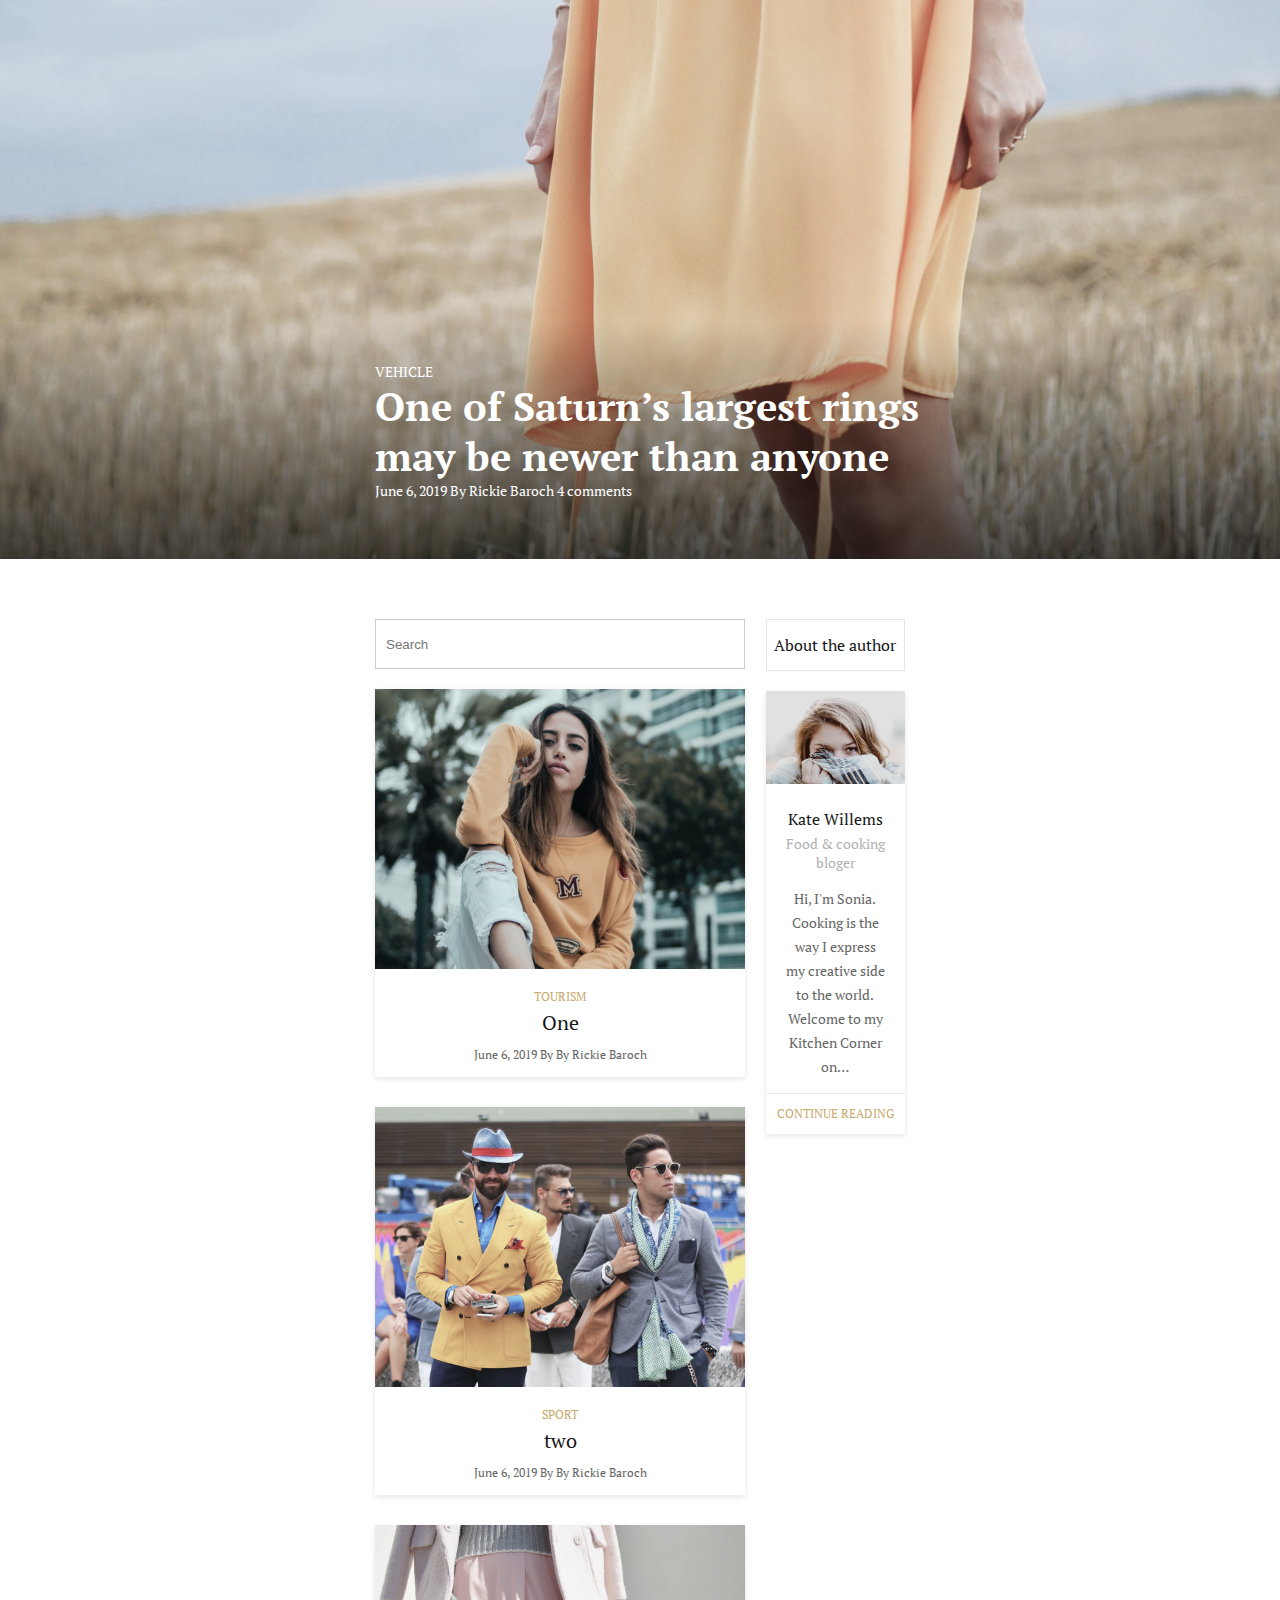
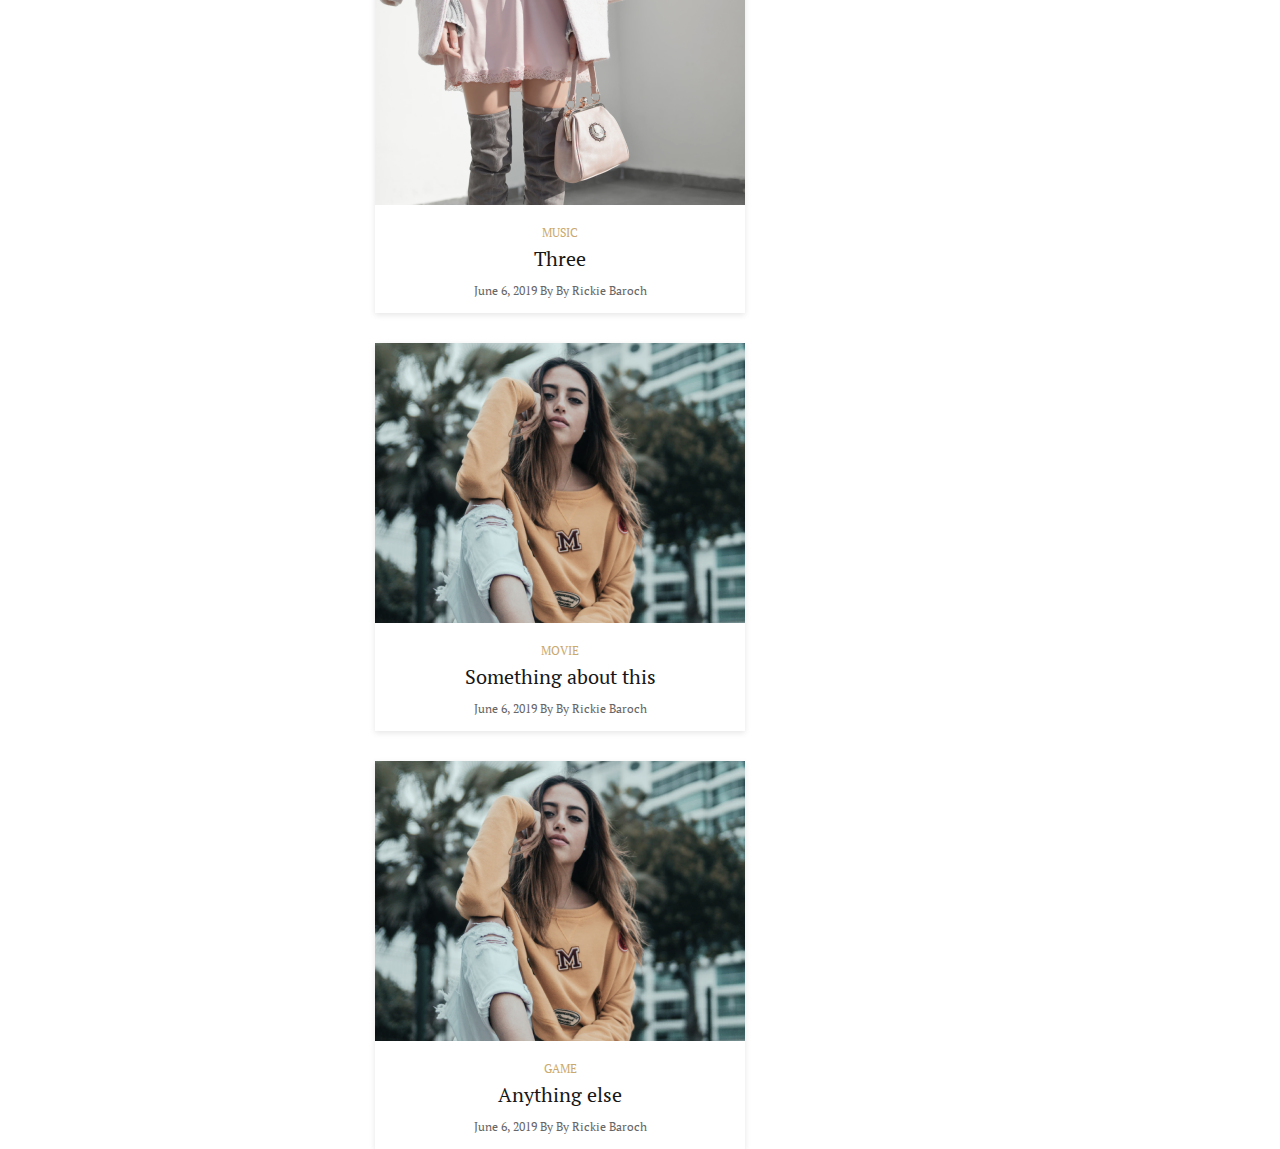
<file: Session 10/index.html>
<!DOCTYPE html>
<html lang="en">
  <head>
    <meta charset="UTF-8" />
    <meta http-equiv="X-UA-Compatible" content="IE=edge" />
    <meta name="viewport" content="width=device-width, initial-scale=1.0" />
    <title>Document</title>
    <link rel="stylesheet" href="./index.css" />
  </head>

  <body>
    <section class="hero-container container">
      <div class="hero-tag">Vehicle</div>
      <div class="hero-title">
        One of Saturn’s largest rings may be newer than anyone
      </div>
      <div class="hero-description">
        June 6, 2019 By Rickie Baroch 4 comments
      </div>
    </section>
    <section class="main-container container">
      <div class="main-container__left">
        <input type="text" placeholder="Search" class="input-search" />
        <div class="left-content__posts"></div>
      </div>
      <div class="main-container__right">
        <div class="right-tag">About the author</div>
        <div class="right-post">
          <img src="./right-image.png" alt="bg-right" />
          <div class="right-post__name">Kate Willems</div>
          <div class="right-post__role">Food & cooking bloger</div>
          <div class="right-post__des">
            Hi, I'm Sonia. Cooking is the way I express my creative side to the
            world. Welcome to my Kitchen Corner on…
          </div>
          <div class="right-post__btn">Continue Reading</div>
        </div>
      </div>
    </section>

    <script src="./index.js"></script>
  </body>
</html>
</file>
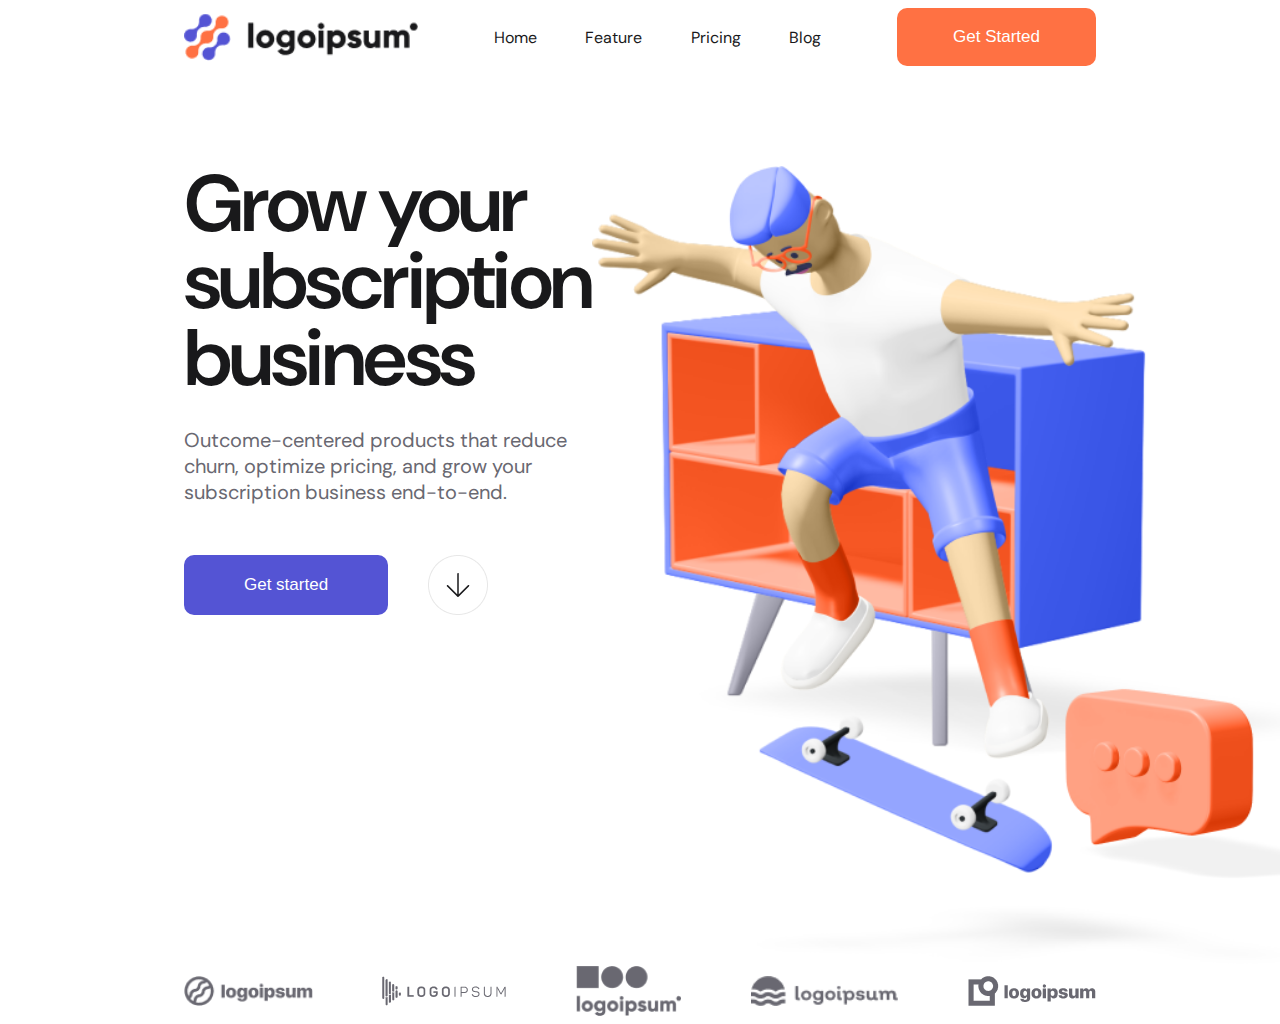
<file: session 6/index.html>
<!DOCTYPE html>
<html lang="en">
<!-- For SEO services -->

<head>
    <meta charset="UTF-8" />
    <meta http-equiv="X-UA-Compatible" content="IE=edge" />
    <meta name="viewport" content="width=device-width, initial-scale=1.0" />
    <title>New website</title>

    <link rel="stylesheet" href="./index.css" />

    <!-- <style>
        section:first-child {
            background-color: black;
        }
    </style> -->
</head>

<body>
    <section id="header">
        <img class="header__logo" src="./logo.png" alt="logo" />

        <section class="header__menu">
            <div>Home</div>
            <div>Feature</div>
            <div>Pricing</div>
            <div>Blog</div>
        </section>

        <button class="header__button">Get Started</button>
    </section>

    <section class="main-content">
        <section class="main-content__hero">
            <div class="hero__left">
                <div class="slogan">Grow your subscription business</div>
                <div class="description">
                    Outcome-centered products that reduce churn, optimize pricing, and grow your subscription business end-to-end.
                </div>
                <div class="action">
                    <button>Get started</button>
                    <img src="./down_arrow.png" alt="wrrow" srcset="" />
                </div>
            </div>
            <img class="hero__right" src="./hero.png" alt="hero" srcset="" />
        </section>
        <section class="main-content__contribute">
            <img class="contribute__logo-1" src="./logoipsum.png" alt="logoipsum" />
            <img class="contribute__logo-2" src="./logoipsum1.png" alt="logoipsum" />
            <img class="contribute__logo-3" src="./logoipsum2.png" alt="logoipsum" />
            <img class="contribute__logo-4" src="./logoipsum3.png" alt="logoipsum" />
            <img class="contribute__logo-5" src="./logoipsum4.png" alt="logoipsum" />
        </section>
    </section>

    <script src=""></script>
</body>

</html>
</file>
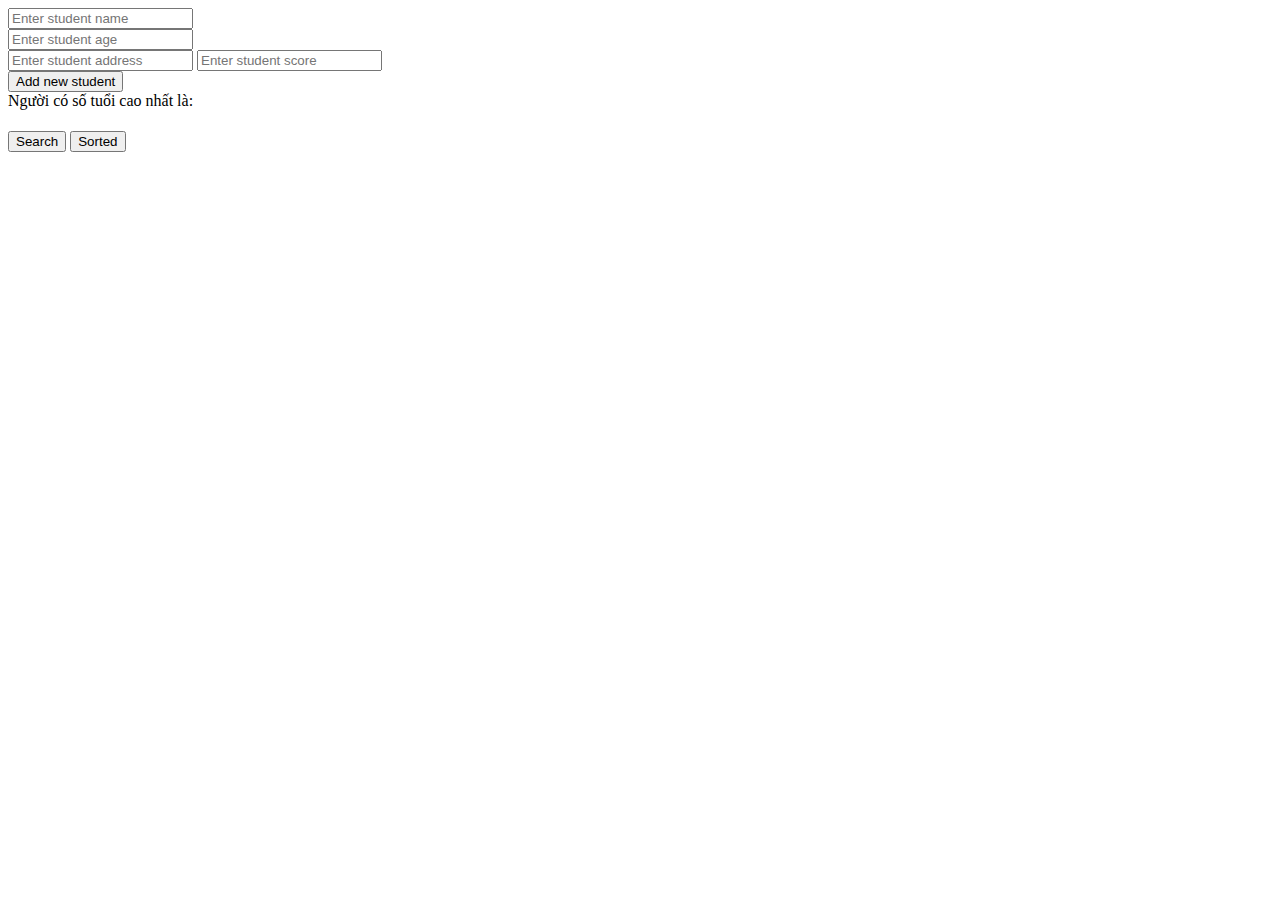
<file: Session 7/index.html>
<!DOCTYPE html>
<html lang="en">

<head>
    <meta charset="UTF-8" />
    <meta http-equiv="X-UA-Compatible" content="IE=edge" />
    <meta name="viewport" content="width=device-width, initial-scale=1.0" />
    <title>Document</title>
</head>

<body>
    <!-- <h1 id="h1-id" class="h1-class header">Tuanh</h1>
    <button class="btn-search">Search</button> -->

    <div>
        <!-- Input information -->
        <div>
            <input type="text" class="ip-name" placeholder="Enter student name" />
        </div>
        <div>
            <input type="text" class="ip-age" placeholder="Enter student age" />
        </div>

        <input type="text" class="ip-address" placeholder="Enter student address" />

        <input type="text" class="ip-score" placeholder="Enter student score" />
    </div>

    <button class="btn-add-student">Add new student</button>

    <div>
        <div>Người có số tuổi cao nhất là:</div>
        <h1 class="highest-age"></h1>
    </div>
    <button class="btn-search-highest-age">Search</button>

    <button class="btn-sorted">Sorted</button>
    <section class="sortedList">
        <!-- <div>
            <div>Name: tuanh</div>
            <div>Age: tuanh</div>
            <div>Address: tuanh</div>
            <div>Score: tuanh</div>
        </div>

        <div>----------------------</div> -->
    </section>
    <script src="./index.js"></script>
</body>

</html>
</file>
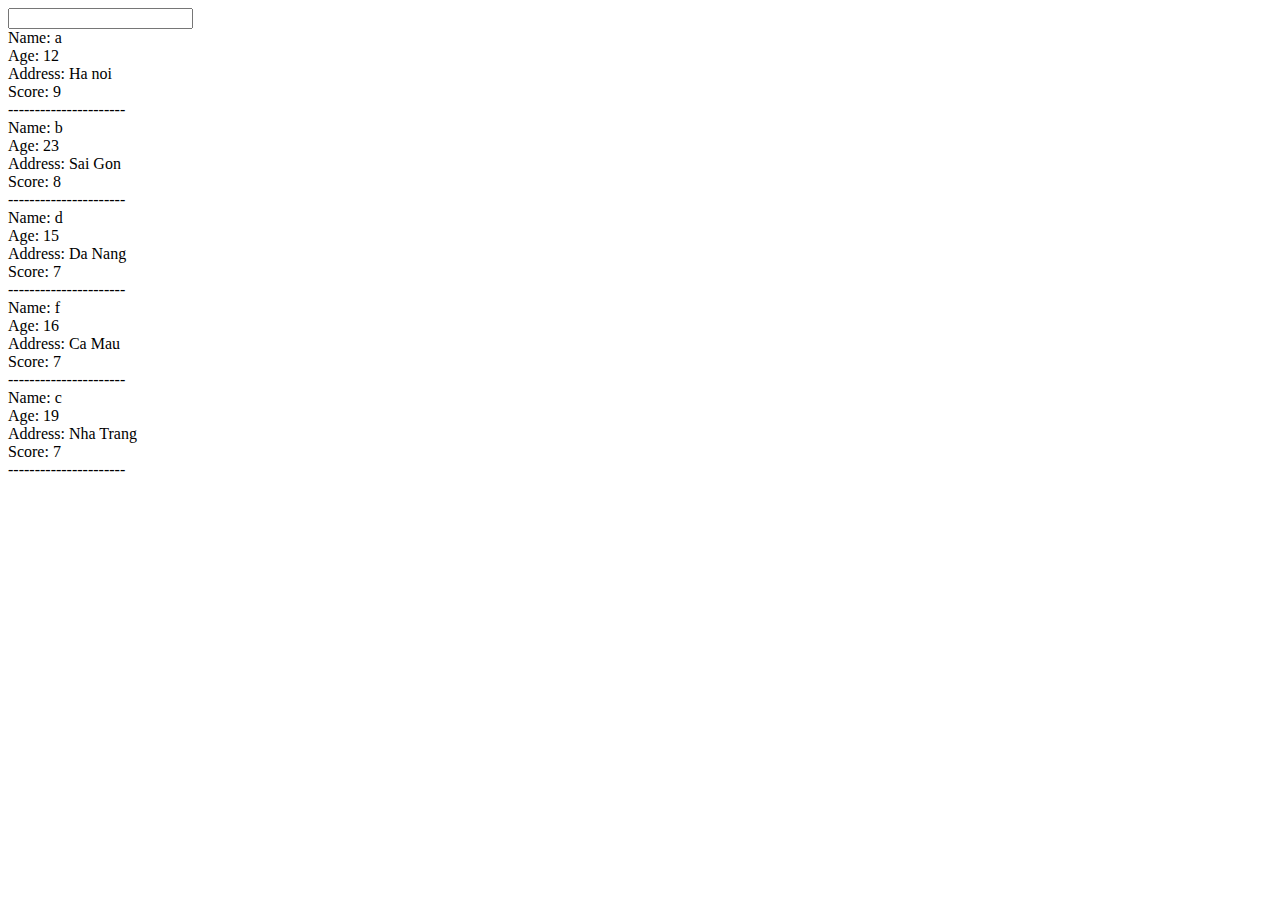
<file: Session 8/index.html>
<!DOCTYPE html>
<html lang="en">

<head>
    <meta charset="UTF-8" />
    <meta http-equiv="X-UA-Compatible" content="IE=edge" />
    <meta name="viewport" content="width=device-width, initial-scale=1.0" />
    <title>Document</title>
</head>

<body>
    <!-- 
    Hoàn Thành bài tập Search
    Phần thêm
    - Search trong khi người dùng nhập 

    - Clear bảng trước khi thêm các thông tin mới  -->

    <input type="text" class="input-search" />

    <section class="students">
        <!-- <div>
            <div>Name: tuanh</div>
            <div>Age: tuanh</div>
            <div>Address: tuanh</div>
            <div>Score: tuanh</div>
        </div>

        <div>----------------------</div> -->
    </section>

    <script src="./index.js"></script>
</body>

</html>
</file>
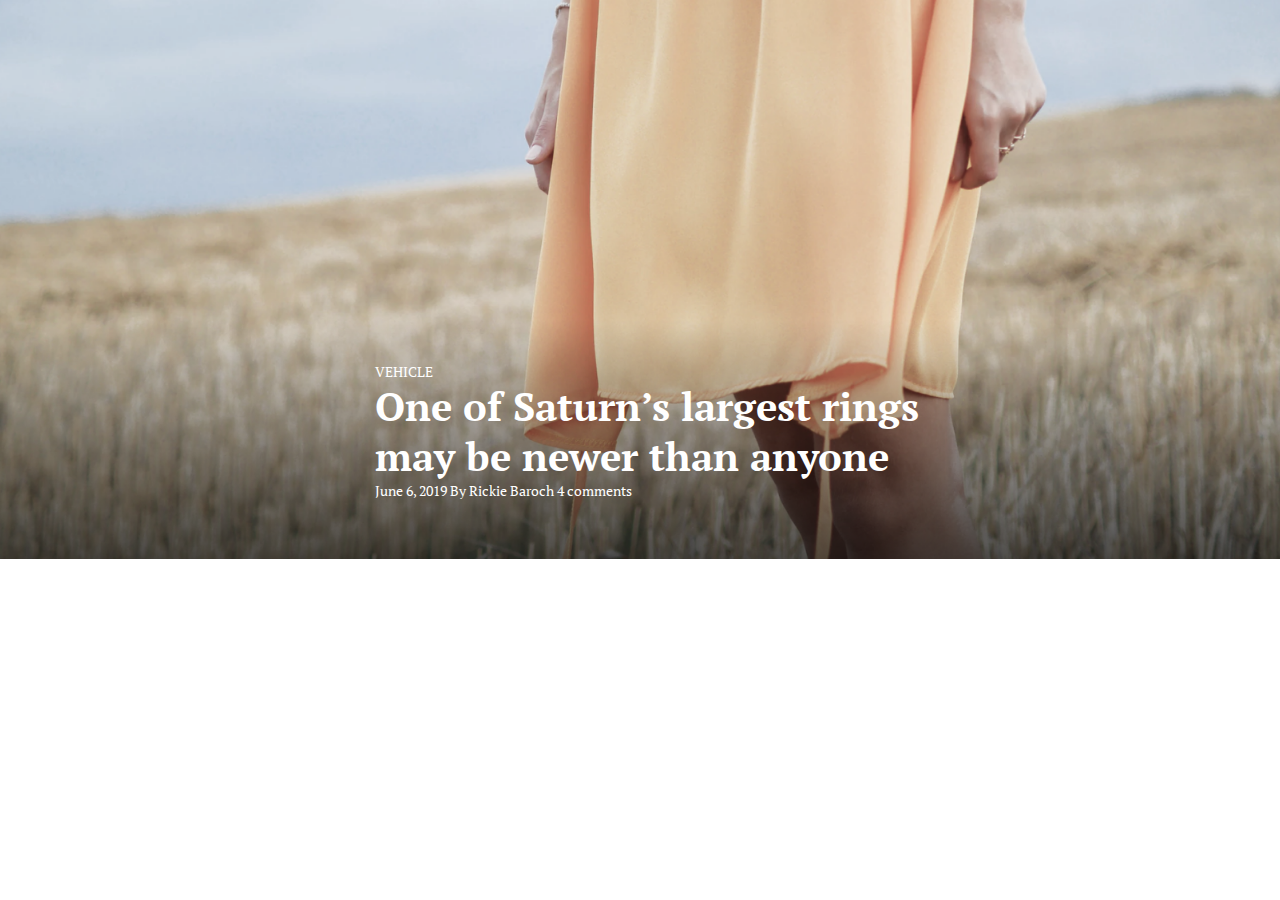
<file: Session 9/index.html>
<!DOCTYPE html>
<html lang="en">

<head>
    <meta charset="UTF-8" />
    <meta http-equiv="X-UA-Compatible" content="IE=edge" />
    <meta name="viewport" content="width=device-width, initial-scale=1.0" />
    <title>Document</title>
    <link rel="stylesheet" href="./index.css" />
</head>

<body>
    <section class="hero-container">
        <div class="hero-tag">Vehicle</div>
        <div class="hero-title">
            One of Saturn’s largest rings may be newer than anyone
        </div>
        <div class="hero-description">
            June 6, 2019 By Rickie Baroch 4 comments
        </div>
    </section>
</body>

</html>
</file>
<file: Session 10/index.css>
@import url("https://fonts.googleapis.com/css2?family=DM+Sans:wght@400;500;700&family=PT+Serif:ital,wght@0,400;0,700;1,400;1,700&display=swap");
body {
  font-family: "PT Serif", serif;
  margin: 0;
  padding: 0;
}

.container {
  padding: 0 375px 0 375px;
}

.hero-container {
  background-image: url("./bg.png");
  /* Full height */
  height: 500px;
  /* Center and scale the image nicely */
  background-position: center;
  background-repeat: no-repeat;
  background-size: cover;
  display: flex;
  flex-direction: column;
  justify-content: flex-end;
  padding-bottom: 59px;
}

.hero-container > .hero-tag {
  color: white;
  font-size: 14px;
  line-height: 18px;
  text-transform: uppercase;
}

.hero-container > .hero-title {
  width: 560px;
  color: white;
  font-weight: bold;
  font-size: 40px;
  line-height: 50px;
}

.hero-container > .hero-description {
  color: #ffffff;
  font-size: 14px;
  line-height: 19px;
}

.main-container {
  display: flex;
  justify-content: space-between;
  margin-top: 60px;
}

.main-container > .main-container__left {
  max-width: 770px;
}

.main-container > .main-container__left > input {
  height: 50px;
  width: 370px;
  border: 1px solid #cccccc;
  box-sizing: border-box;
  padding: 2px;
  padding-left: 10px;
  margin-bottom: 20px;
}

.left-content__posts {
  display: flex;
  flex-wrap: wrap;
  margin-right: -30px;
  margin-top: -30px;
}

.posts-item {
  margin-top: 30px;
  margin-right: 30px;
  width: 370px;
  text-align: center;
  padding-bottom: 14px;
  box-shadow: 0px 2px 6px rgba(0, 0, 0, 0.1);
}

.posts-item > img {
  height: auto;
  object-fit: cover;
  width: 370px;
}

.posts-item > .post-tag {
  font-size: 12px;
  line-height: 16px;
  color: #c9a96e;
  text-transform: uppercase;
  margin-top: 15px;
}

.posts-item > .post-des {
  margin-top: 4px;
  color: #171717;
  font-size: 20px;
  line-height: 28px;
}

.posts-item > .post-date {
  margin-top: 10px;
  font-size: 12px;
  line-height: 16px;
  color: #666666;
}

.main-container > .main-container__right {
  max-width: 270px;
  box-sizing: border-box;
}
.main-container__right > .right-tag {
  height: 50px;
  border: 1px solid #e5e5e5;
  display: flex;
  justify-content: center;
  align-items: center;

  font-size: 16px;
  line-height: 21px;
  text-align: center;

  color: #171717;
}

.main-container__right > .right-post {
  text-align: center;
  margin-top: 20px;
  box-shadow: 0px 2px 6px rgba(0, 0, 0, 0.1);
}

.right-post > img {
  width: 100%;
  object-fit: cover;
  height: auto;
}

.right-post > .right-post__name {
  margin-top: 20px;
  font-size: 16px;
  line-height: 21px;
  color: #171717;
}

.right-post > .right-post__role {
  margin-top: 4px;
  font-size: 14px;
  line-height: 19px;
  color: #b1b1b1;
}

.right-post > .right-post__des {
  font-size: 14px;
  line-height: 24px;
  color: #666666;
  padding: 15px 20px 14px 20px;
  border-bottom: 1px solid #e5e5e5;
}

.right-post > .right-post__btn {
  padding: 12px 0;
  font-size: 12px;
  line-height: 16px;
  text-transform: uppercase;
  color: #c9a96e;
}
</file>
<file: session 6/index.css>
@import url('https://fonts.googleapis.com/css2?family=DM+Sans:wght@400;500;700&display=swap');
body {
    font-family: 'DM Sans', sans-serif;
    margin-left: 184px;
    margin-right: 184px;
}

h1 {
    color: red;
}

li:nth-child(4) {
    color: red;
}

#Header {
    color: purple;
}

.main-content {
    font-size: 120px;
}

#header {
    display: flex;
    justify-content: space-between;
    align-items: center;
}

.header__logo {
    object-fit: cover;
    height: 48px;
    width: auto;
}

.header__menu {
    width: 327px;
    display: flex;
    justify-content: space-between;
}

.header__menu>div {
    color: #19191B;
}

.header__button {
    /* padding-top: 19px;
    padding-bottom: 19px;
    padding-right: 56px;
    padding-left: 56px; */
    padding: 19px 56px;
    background: #FF7143;
    border-radius: 10px;
    color: white;
    outline: none;
    border: 0;
    font-size: 17px;
}

.main-content {
    margin-top: 100px;
}

.main-content__hero {
    display: flex;
    justify-content: space-between;
}

.hero__left {
    width: 530px;
}

.hero__left>.slogan {
    color: #19191B;
    font-size: 80px;
    font-weight: 600;
    letter-spacing: -2.50105px;
    line-height: 77px;
}

.hero__left>.description {
    margin-top: 30px;
    color: #696871;
    font-size: 20px;
}

.hero__left>.action {
    margin-top: 50px;
    display: flex;
}

.hero__left>.action>button {
    font-size: 17px;
    padding: 19px 60px;
    background: #5454D4;
    border-radius: 10px;
    outline: none;
    border: 0;
    color: white;
    margin-right: 40px;
}

.hero__left>.action>img {
    object-fit: cover;
    height: 60px;
    width: auto;
}

.hero__right {
    height: 800px;
    object-fit: cover;
    width: auto;
}

.main-content__contribute {
    display: flex;
    justify-content: space-between;
    align-items: center;
}

.main-content__contribute>.contribute__logo-1 {
    object-fit: cover;
    height: 30px;
    width: auto;
}

.main-content__contribute>.contribute__logo-2 {
    object-fit: cover;
    height: 30px;
    width: auto;
}

.main-content__contribute>.contribute__logo-3 {
    object-fit: cover;
    height: 50px;
    width: auto;
}

.main-content__contribute>.contribute__logo-4 {
    object-fit: cover;
    height: 30px;
    width: auto;
}

.main-content__contribute>.contribute__logo-5 {
    object-fit: cover;
    height: 30px;
    width: auto;
}
</file>
<file: Session 9/index.css>
@import url('https://fonts.googleapis.com/css2?family=DM+Sans:wght@400;500;700&family=PT+Serif:ital,wght@0,400;0,700;1,400;1,700&display=swap');
body {
    font-family: 'PT Serif', serif;
    margin: 0;
    padding: 0;
}

.hero-container {
    background-image: url('./bg.png');
    /* Full height */
    height: 500px;
    /* Center and scale the image nicely */
    background-position: center;
    background-repeat: no-repeat;
    background-size: cover;
    display: flex;
    flex-direction: column;
    justify-content: flex-end;
    padding: 0 0 59px 375px;
}

.hero-container>.hero-tag {
    color: white;
    font-size: 14px;
    line-height: 18px;
    text-transform: uppercase;
}

.hero-container>.hero-title {
    width: 560px;
    color: white;
    font-weight: bold;
    font-size: 40px;
    line-height: 50px;
}

.hero-container>.hero-description {
    color: #FFFFFF;
    font-size: 14px;
    line-height: 19px;
}
</file>
